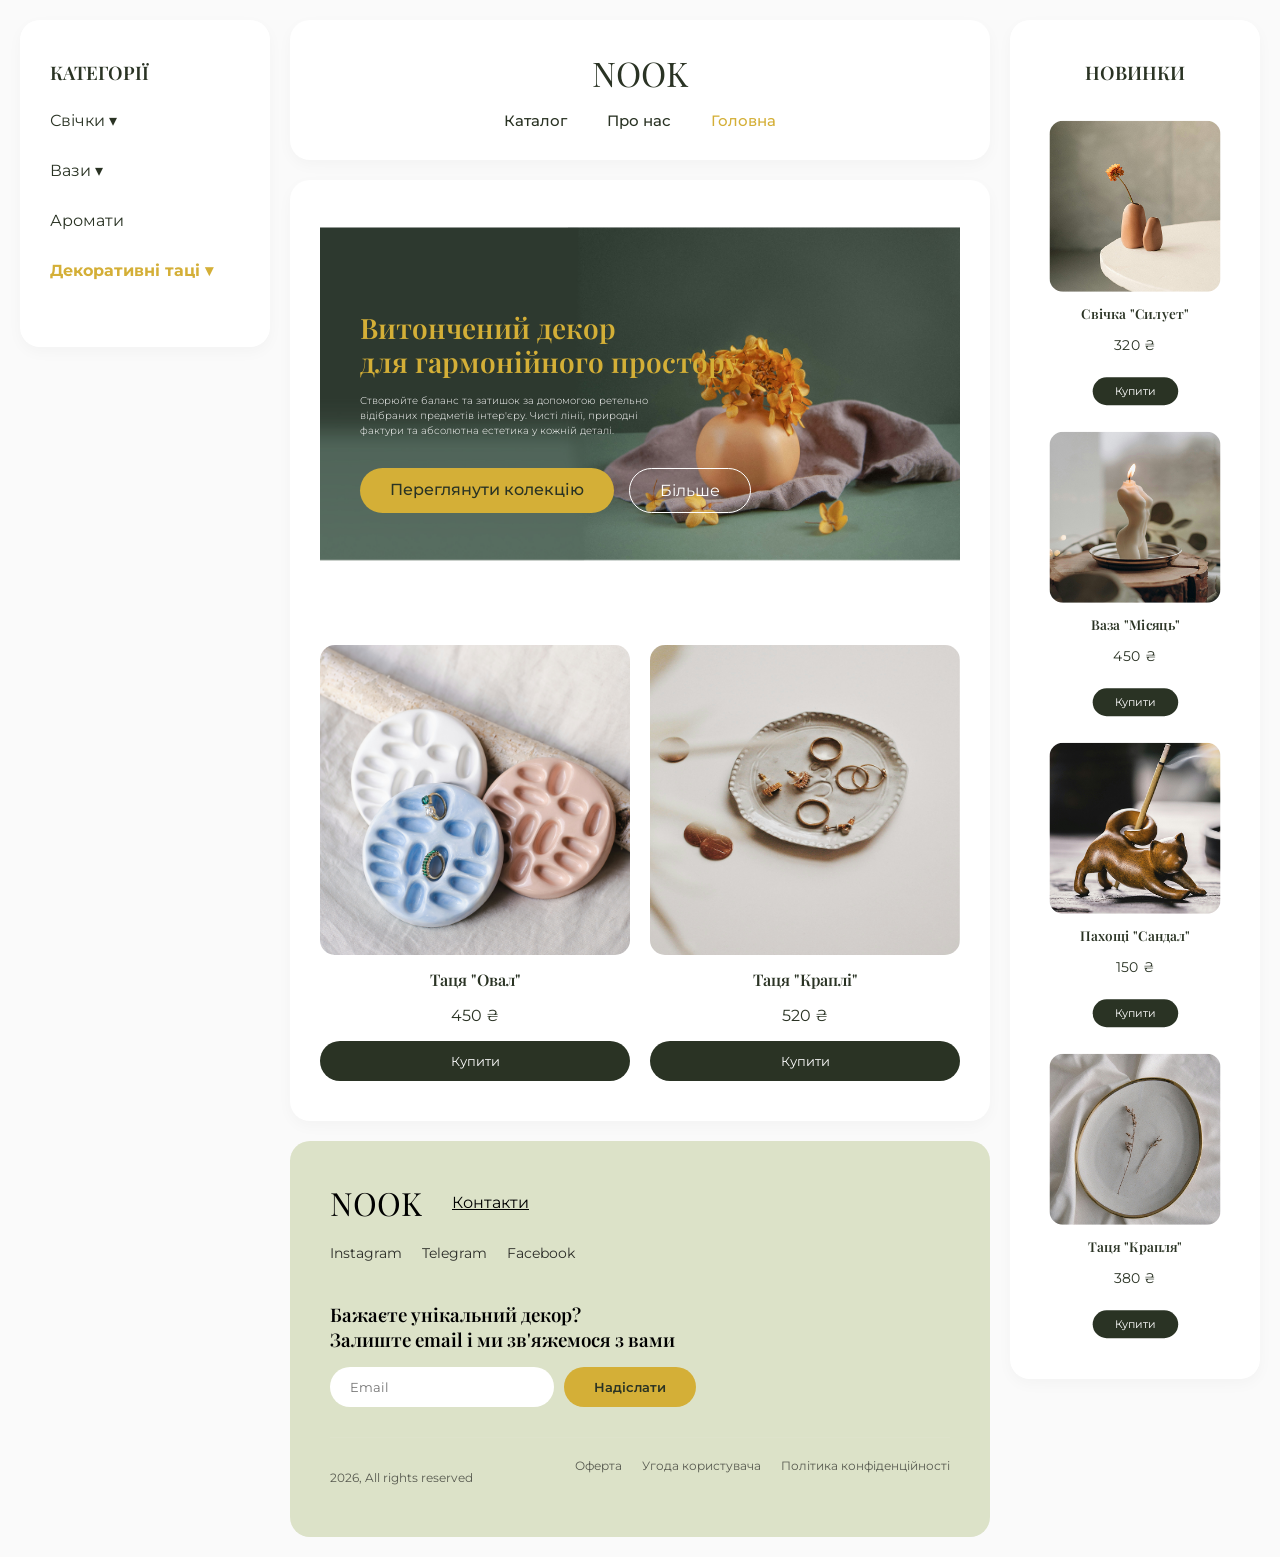
<file: index.html>
<!DOCTYPE html>
<html lang="uk">
<head>
    <meta charset="UTF-8">
    <meta name="viewport" content="width=device-width, initial-scale=1.0"> <title>NOOK</title>
    <link rel="stylesheet" href="style-lab6.css">
</head>
<body>
    <div class="grid-container">
        
        <aside class="grid-sidebar1">
    <h3>КАТЕГОРІЇ</h3>
    <ul class="category-list">
        <li class="has-submenu">Свічки ▾
            <ul class="submenu">
                <li>Скульптурні</li>
                <li>В склі</li>
                <li>Античні</li>
                <li>Ароматичні</li>
                <li>Чайні</li>
                <li>Формові</li>
            </ul>
        </li>
        <li class="has-submenu">Вази ▾
            <ul class="submenu">
                <li>Кераміка</li>
                <li>Скло</li>
                <li>Бетон</li>
                <li>Мінімалізм</li>
                <li>Напільні</li>
            </ul>
        </li>
        <li>Аромати</li>
        <li class="active-category has-submenu">Декоративні таці ▾
            <ul class="submenu">
                <li>Бетонні</li>
                <li>Керамічні</li>
                <li>Дерев'яні</li>
                <li>З мармуру</li>
                <li>З агату</li>
            </ul>
        </li>
    </ul>
</aside>

        <header class="grid-header">
            <div class="logo">NOOK</div>
            <ul class="nav-menu">
                <li><a href="page1.html">Каталог </a></li>
                <li><a href="page2.html">Про нас </a></li>
                <li><a href="page3.html" style="color:#d4af37;">Головна </a></li>
            </ul>
        </header>
        
        <main class="grid-main">
            <div class="hero-banner">
    <img src="images/bg.jpg" alt="Витончений декор" class="hero-img">
    <div class="hero-content">
        <h1>Витончений декор<br>для гармонійного простору</h1>
        <p>Створюйте баланс та затишок за допомогою ретельно<br>відібраних предметів інтер'єру. Чисті лінії, природні<br>фактури та абсолютна естетика у кожній деталі.</p>
        <div class="hero-buttons">
            <a href="page1.html" class="btn-primary">Переглянути колекцію</a>
            <a href="#" class="btn-outline">Більше</a>
        </div>
    </div>
</div>
            
            <div style="display:flex; gap:20px;">
                <div class="product-card" style="flex:1;">
                    <img src="images/stuff4.png" alt="Таця Овал">
                    <h4>Таця "Овал"</h4>
                    <p>450 ₴</p>
                    <button class="btn-buy">Купити</button>
                </div>
                <div class="product-card" style="flex:1;">
                    <img src="images/stuff5.png" alt="Таця Краплі">
                    <h4>Таця "Краплі"</h4>
                    <p>520 ₴</p>
                    <button class="btn-buy">Купити</button>
                </div>
            </div>
        </main>
        
        <aside class="grid-sidebar2">
    <h3 style="text-align: center; margin-bottom: 20px;">НОВИНКИ</h3>

    <div class="product-card">
        <img src="images/item1.jpg" alt="Новинка 1">
        <h4 style="font-size: 15px;">Свічка "Силует"</h4>
        <p>320 ₴</p>
        <button class="btn-buy-small">Купити</button>
    </div>

    <div class="product-card">
        <img src="images/item2.jpg" alt="Новинка 2">
        <h4 style="font-size: 15px;">Ваза "Місяць"</h4>
        <p>450 ₴</p>
        <button class="btn-buy-small">Купити</button>
    </div>

    <div class="product-card">
        <img src="images/item3.jpg" alt="Новинка 3">
        <h4 style="font-size: 15px;">Пахощі "Сандал"</h4>
        <p>150 ₴</p>
        <button class="btn-buy-small">Купити</button>
    </div>

    <div class="product-card">
        <img src="images/item4.jpg" alt="Новинка 4">
        <h4 style="font-size: 15px;">Таця "Крапля"</h4>
        <p>380 ₴</p>
        <button class="btn-buy-small">Купити</button>
    </div>

</aside>
        
      <footer class="grid-footer">
            <div class="footer-top">
                <div class="footer-left">
                    <div class="footer-logo-row">
                        <span class="footer-logo">NOOK</span>
                        <a href="#" style="text-decoration: underline;">Контакти</a>
                    </div>
                    <div class="footer-socials">
                        <a href="#">Instagram</a>
                        <a href="#">Telegram</a>
                        <a href="#">Facebook</a>
                    </div>
                </div>
                
                <div class="footer-right">
                    <h3>Бажаєте унікальний декор?<br>Залиште email і ми зв'яжемося з вами</h3>
                    <form class="footer-form">
                        <input type="email" placeholder="Email" required>
                        <button type="submit" class="btn-buy">Надіслати</button>
                    </form>
                </div>
            </div>

            <div class="footer-bottom">
                <p>2026, All rights reserved</p>
                <div class="footer-legal">
                    <a href="#">Оферта</a>
                    <a href="#">Угода користувача</a>
                    <a href="#">Політика конфіденційності</a>
                </div>
            </div>
        </footer>

  

    </div>
</body>
</html>
</file>
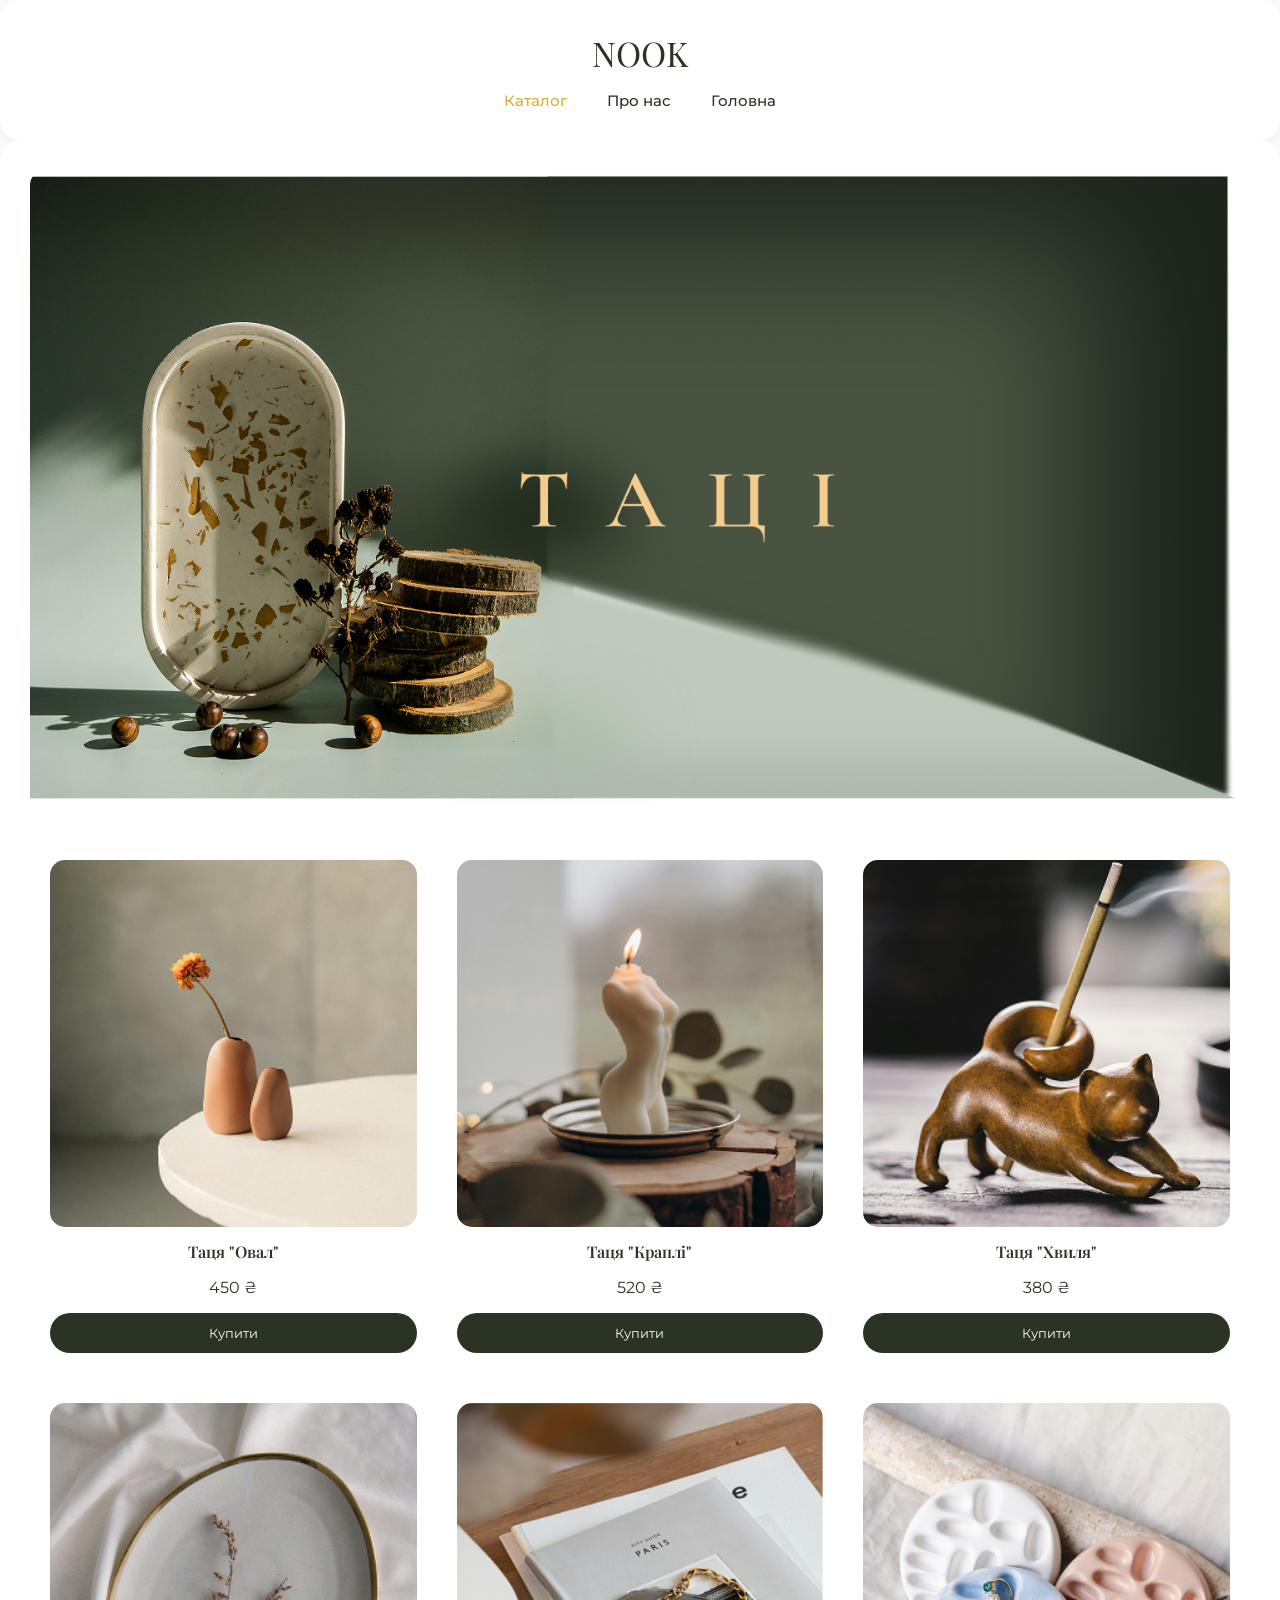
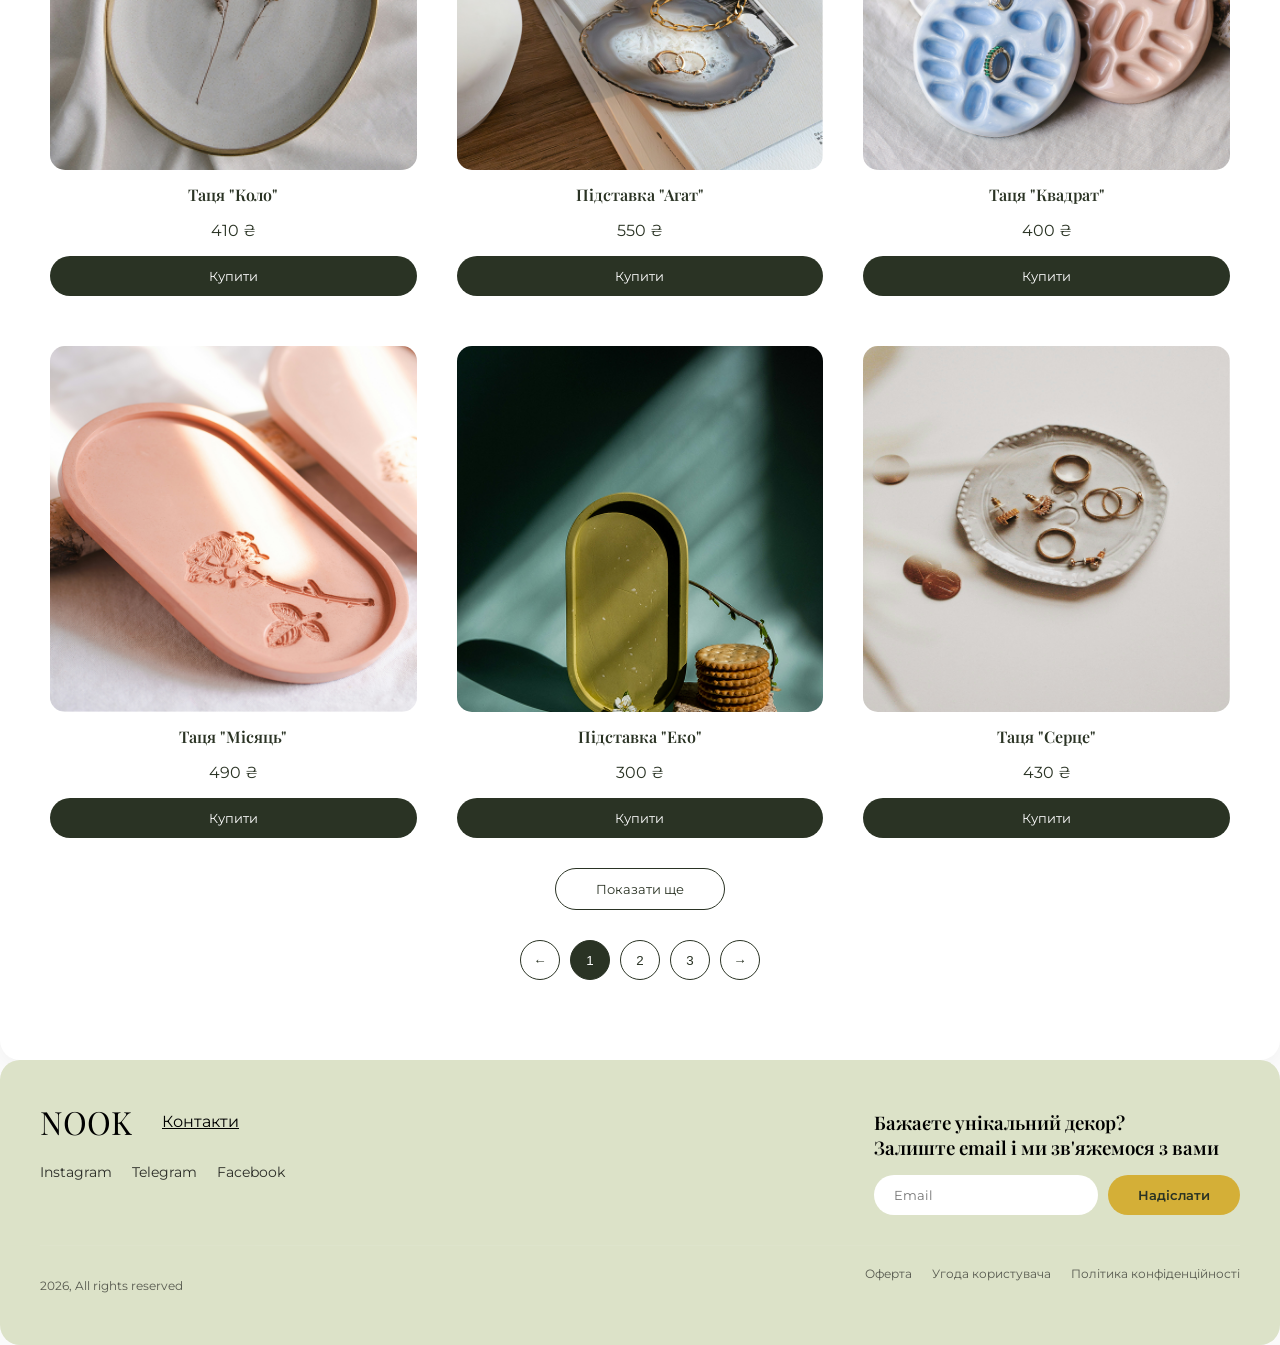
<file: page1.html>
<!DOCTYPE html>
<html lang="uk">
<head>
    <meta charset="UTF-8">
    <meta name="viewport" content="width=device-width, initial-scale=1.0"> <title>NOOK - Каталог </title>
    <link rel="stylesheet" href="style-lab6.css">
</head>
<body class="flex-y-body">
    
    <header>
        <div class="logo">NOOK</div>
        <ul class="nav-menu">
            <li><a href="page1.html" style="color:#d4af37;">Каталог</a></li>
            <li><a href="page2.html">Про нас </a></li>
            <li><a href="page3.html">Головна </a></li>
        </ul>
    </header>
    
    <main class="grid-main">
        
        
            <img src="images/Group 7.png" alt="Банер" class="banner-img">
            
            <div class="products-grid">
                <div class="product-card">
                    <img src="images/item1.jpg" alt="Товар">
                    <h4>Таця "Овал"</h4><p>450 ₴</p>
                    <button class="btn-buy">Купити</button>
                </div>
                <div class="product-card">
                    <img src="images/item2.jpg" alt="Товар">
                    <h4>Таця "Краплі"</h4><p>520 ₴</p>
                    <button class="btn-buy">Купити</button>
                </div>
                <div class="product-card">
                    <img src="images/item3.jpg" alt="Товар">
                    <h4>Таця "Хвиля"</h4><p>380 ₴</p>
                    <button class="btn-buy">Купити</button>
                </div>
                <div class="product-card">
                    <img src="images/item4.jpg" alt="Товар">
                    <h4>Таця "Коло"</h4><p>410 ₴</p>
                    <button class="btn-buy">Купити</button>
                </div>
                <div class="product-card">
                    <img src="images/stuff3.png" alt="Товар">
                    <h4>Підставка "Агат"</h4><p>550 ₴</p>
                    <button class="btn-buy">Купити</button>
                </div>
                <div class="product-card">
                    <img src="images/stuff4.png" alt="Товар">
                    <h4>Таця "Квадрат"</h4><p>400 ₴</p>
                    <button class="btn-buy">Купити</button>
                </div>
                <div class="product-card">
                    <img src="images/stuff7.png" alt="Товар">
                    <h4>Таця "Місяць"</h4><p>490 ₴</p>
                    <button class="btn-buy">Купити</button>
                </div>
                <div class="product-card">
                    <img src="images/stuff2.jpg" alt="Товар">
                    <h4>Підставка "Еко"</h4><p>300 ₴</p>
                    <button class="btn-buy">Купити</button>
                </div>
                <div class="product-card">
                    <img src="images/stuff5.png" alt="Товар">
                    <h4>Таця "Серце"</h4><p>430 ₴</p>
                    <button class="btn-buy">Купити</button>
                </div>
            </div>
        <div class="pagination-container">
            <button class="btn-show-more">Показати ще</button>
            <div class="pagination">
                <button class="page-btn">←</button>
                <button class="page-btn active">1</button>
                <button class="page-btn">2</button>
                <button class="page-btn">3</button>
                <button class="page-btn">→</button>
            </div>
        </div>
    </main>
    
   <footer class="grid-footer">
            <div class="footer-top">
                <div class="footer-left">
                    <div class="footer-logo-row">
                        <span class="footer-logo">NOOK</span>
                        <a href="#" style="text-decoration: underline;">Контакти</a>
                    </div>
                    <div class="footer-socials">
                        <a href="#">Instagram</a>
                        <a href="#">Telegram</a>
                        <a href="#">Facebook</a>
                    </div>
                </div>
                
                <div class="footer-right">
                    <h3>Бажаєте унікальний декор?<br>Залиште email і ми зв'яжемося з вами</h3>
                    <form class="footer-form">
                        <input type="email" placeholder="Email" required>
                        <button type="submit" class="btn-buy">Надіслати</button>
                    </form>
                </div>
            </div>

            <div class="footer-bottom">
                <p>2026, All rights reserved</p>
                <div class="footer-legal">
                    <a href="#">Оферта</a>
                    <a href="#">Угода користувача</a>
                    <a href="#">Політика конфіденційності</a>
                </div>
            </div>
        </footer>

    </div>


</body>
</html>
</file>
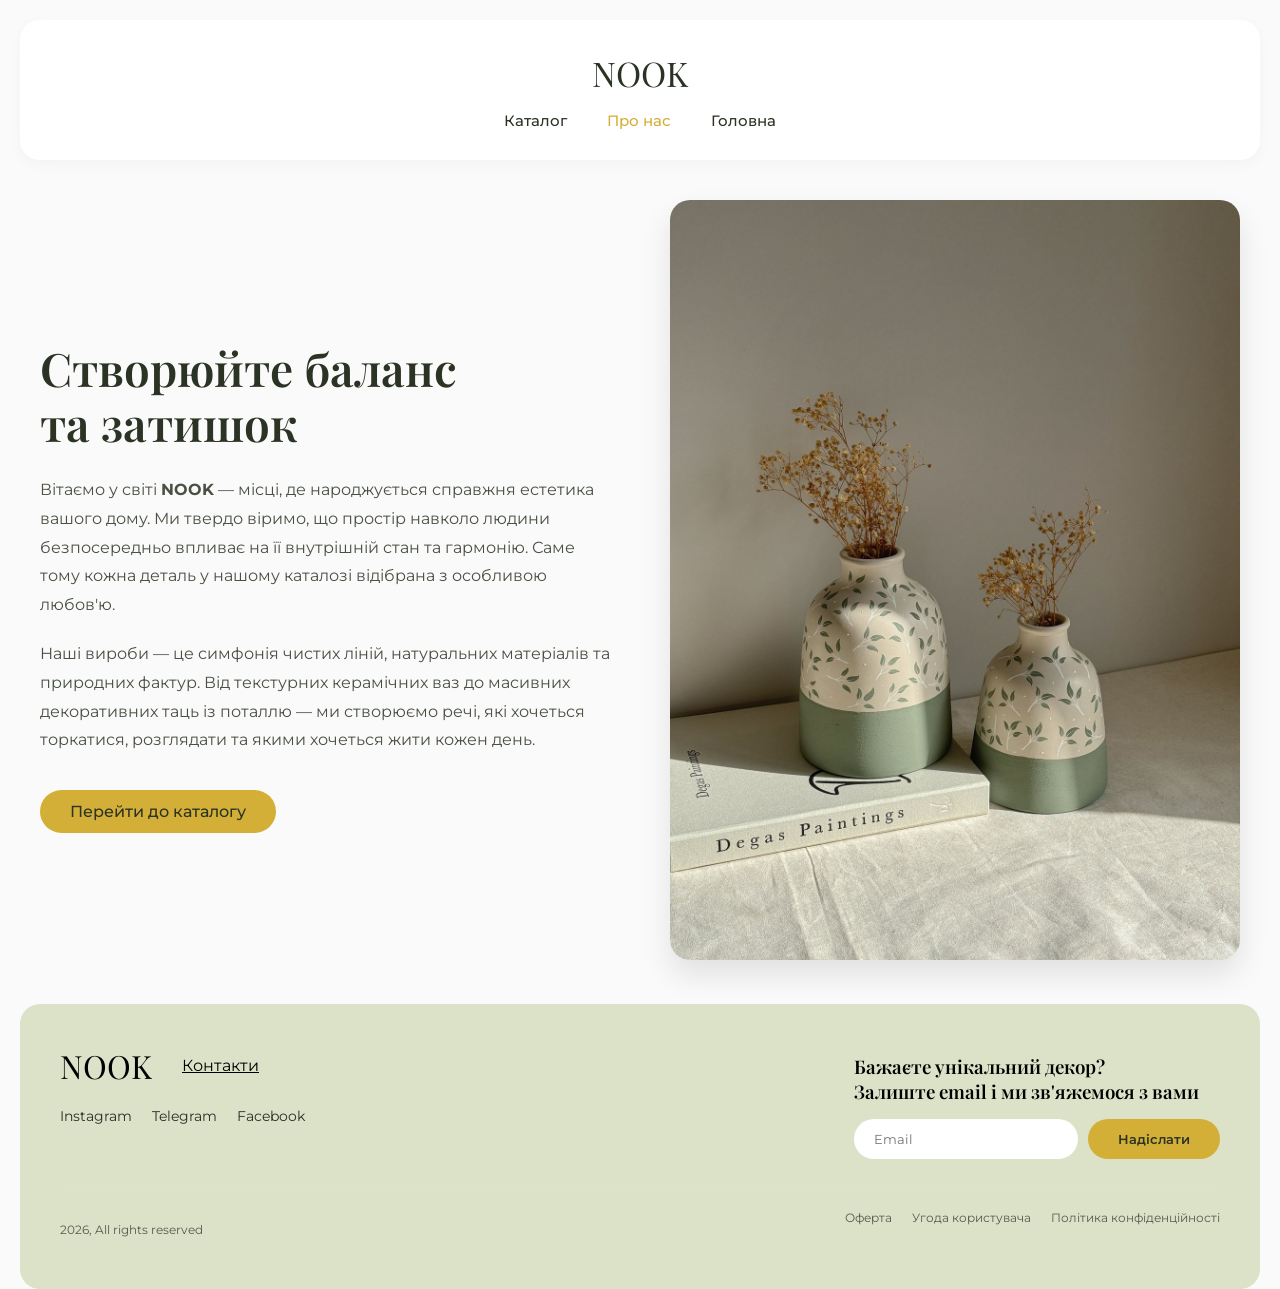
<file: page2.html>
<!DOCTYPE html>
<html lang="uk">
<head>
    <meta charset="UTF-8">
    <meta name="viewport" content="width=device-width, initial-scale=1.0"> <title>NOOK</title>
    <link rel="stylesheet" href="style-lab6.css">
</head>
<body style="padding: 0 20px;">

    <header style="margin-top: 20px;">
        <div class="logo">NOOK</div>
        <ul class="nav-menu">
            <li><a href="page1.html">Каталог </a></li>
            <li><a href="page2.html" style="color:#d4af37;">Про нас </a></li>
            <li><a href="page3.html">Головна</a></li>
        </ul>
    </header>

    <div class="flex-x-wrapper" style="display: flex; gap: 60px; align-items: center; padding: 40px 20px;">

    <main style="flex: 1; background: transparent; box-shadow: none; padding: 0;">
        <h1 style="font-size: 46px; color: #2A3324; margin-bottom: 25px; line-height: 1.2;">Створюйте баланс<br>та затишок</h1>
        <p style="font-size: 16px; line-height: 1.8; margin-bottom: 20px; opacity: 0.85;">
            Вітаємо у світі <strong>NOOK</strong> — місці, де народжується справжня естетика вашого дому. Ми твердо віримо, що простір навколо людини безпосередньо впливає на її внутрішній стан та гармонію. Саме тому кожна деталь у нашому каталозі відібрана з особливою любов'ю.
        </p>
        <p style="font-size: 16px; line-height: 1.8; margin-bottom: 35px; opacity: 0.85;">
            Наші вироби — це симфонія чистих ліній, натуральних матеріалів та природних фактур. Від текстурних керамічних ваз до масивних декоративних таць із поталлю — ми створюємо речі, які хочеться торкатися, розглядати та якими хочеться жити кожен день.
        </p>
        <a href="page1.html" class="btn-primary" style="display: inline-block; text-align: center;">Перейти до каталогу</a>
    </main>

    <aside style="flex: 1; background: transparent; box-shadow: none; padding: 0;">
        <img src="images/p2.png" alt="Естетика NOOK" style="width: 100%; border-radius: 20px; object-fit: cover; box-shadow: 0px 15px 30px rgba(0,0,0,0.1);">
    </aside>

</div>
<footer class="grid-footer">
            <div class="footer-top">
                <div class="footer-left">
                    <div class="footer-logo-row">
                        <span class="footer-logo">NOOK</span>
                        <a href="#" style="text-decoration: underline;">Контакти</a>
                    </div>
                    <div class="footer-socials">
                        <a href="#">Instagram</a>
                        <a href="#">Telegram</a>
                        <a href="#">Facebook</a>
                    </div>
                </div>
                
                <div class="footer-right">
                    <h3>Бажаєте унікальний декор?<br>Залиште email і ми зв'яжемося з вами</h3>
                    <form class="footer-form">
                        <input type="email" placeholder="Email" required>
                        <button type="submit" class="btn-buy">Надіслати</button>
                    </form>
                </div>
            </div>

            <div class="footer-bottom">
                <p>2026, All rights reserved</p>
                <div class="footer-legal">
                    <a href="#">Оферта</a>
                    <a href="#">Угода користувача</a>
                    <a href="#">Політика конфіденційності</a>
                </div>
            </div>
        </footer>

    </div>

</body>
</html>
</file>
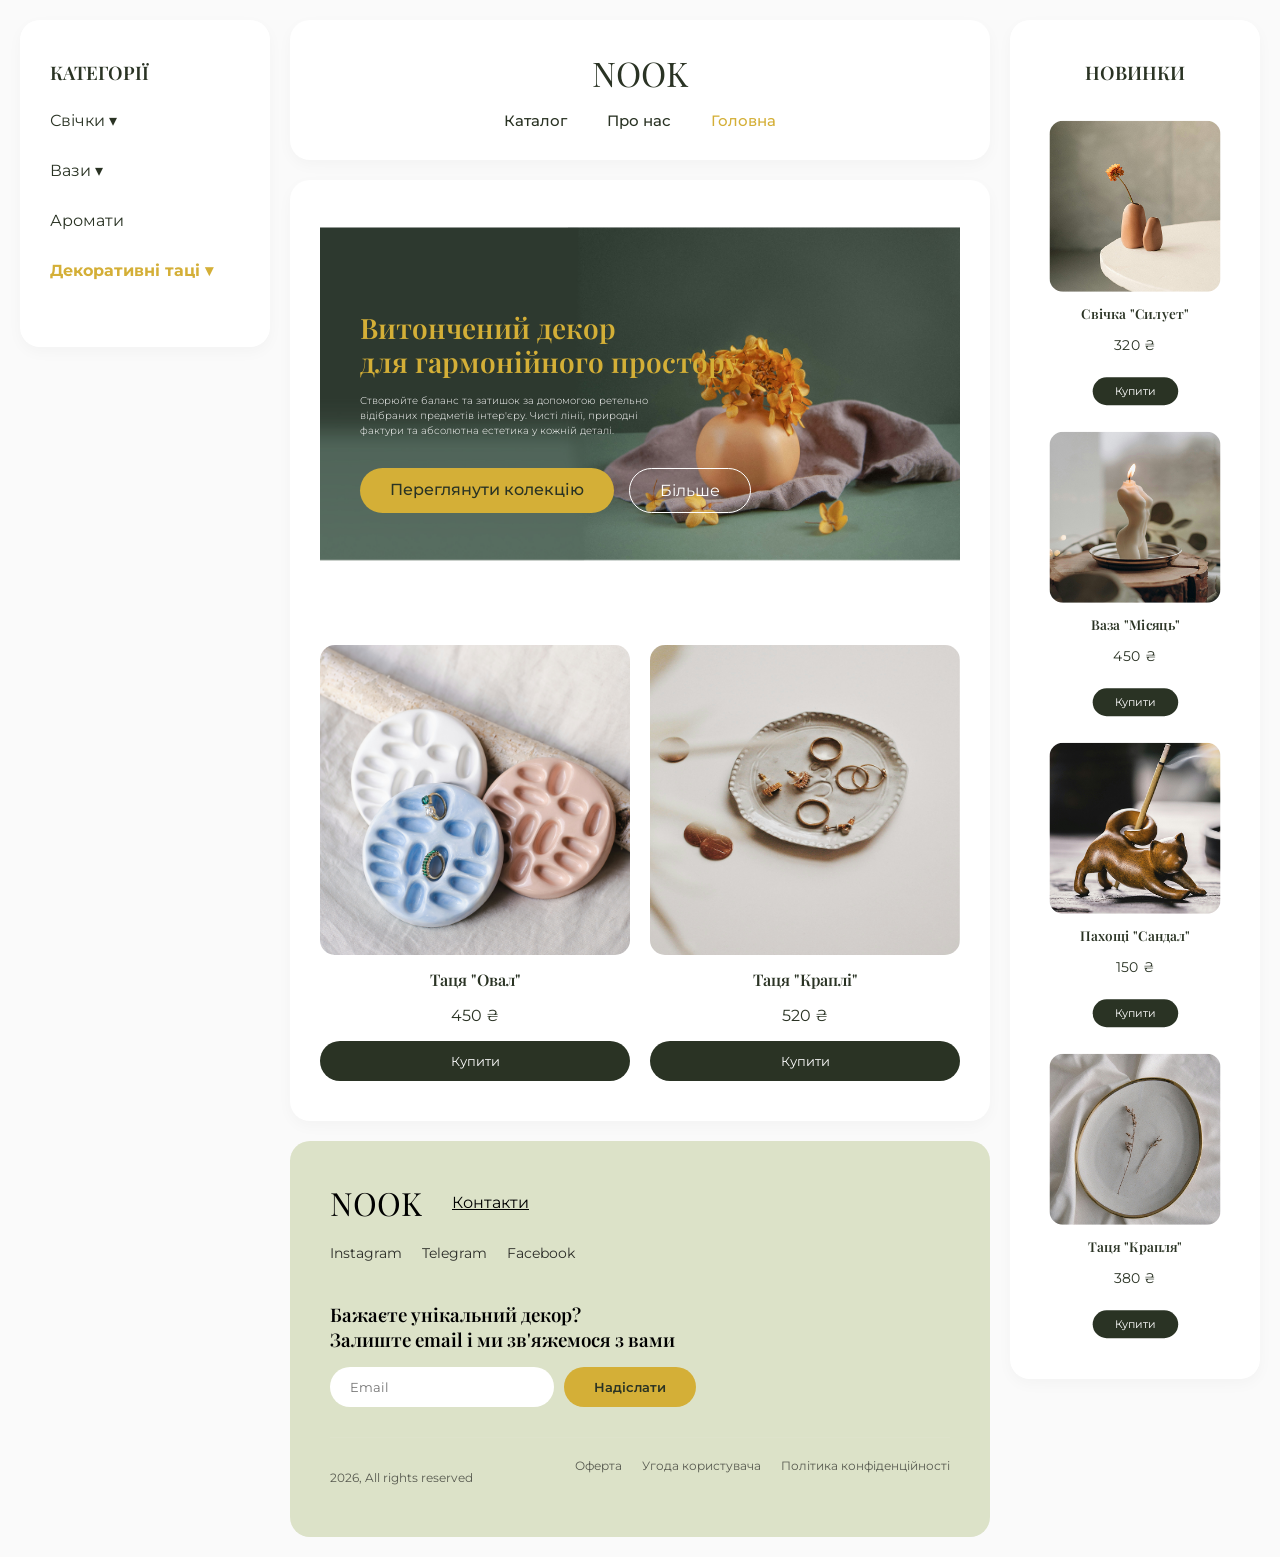
<file: page3.html>
<!DOCTYPE html>
<html lang="uk">
<head>
    <meta charset="UTF-8">
    <title>NOOK - Головна (Grid)</title>
    <link rel="stylesheet" href="style-lab6.css">
</head>
<body>
    <div class="grid-container">
        
        <aside class="grid-sidebar1">
    <h3>КАТЕГОРІЇ</h3>
    <ul class="category-list">
        <li class="has-submenu">Свічки ▾
            <ul class="submenu">
                <li>Скульптурні</li>
                <li>В склі</li>
                <li>Античні</li>
                <li>Ароматичні</li>
                <li>Чайні</li>
                <li>Формові</li>
            </ul>
        </li>
        <li class="has-submenu">Вази ▾
            <ul class="submenu">
                <li>Кераміка</li>
                <li>Скло</li>
                <li>Бетон</li>
                <li>Мінімалізм</li>
                <li>Напільні</li>
            </ul>
        </li>
        <li>Аромати</li>
        <li class="active-category has-submenu">Декоративні таці ▾
            <ul class="submenu">
                <li>Бетонні</li>
                <li>Керамічні</li>
                <li>Дерев'яні</li>
                <li>З мармуру</li>
                <li>З агату</li>
            </ul>
        </li>
    </ul>
</aside>

        <header class="grid-header">
            <div class="logo">NOOK</div>
            <ul class="nav-menu">
                <li><a href="page1.html">Каталог </a></li>
                <li><a href="page2.html">Про нас </a></li>
                <li><a href="page3.html" style="color:#d4af37;">Головна </a></li>
            </ul>
        </header>
        
        <main class="grid-main">
            <div class="hero-banner">
    <img src="images/bg.jpg" alt="Витончений декор" class="hero-img">
    <div class="hero-content">
        <h1>Витончений декор<br>для гармонійного простору</h1>
        <p>Створюйте баланс та затишок за допомогою ретельно<br>відібраних предметів інтер'єру. Чисті лінії, природні<br>фактури та абсолютна естетика у кожній деталі.</p>
        <div class="hero-buttons">
            <a href="page1.html" class="btn-primary">Переглянути колекцію</a>
            <a href="#" class="btn-outline">Більше</a>
        </div>
    </div>
</div>
            
            <div style="display:flex; gap:20px;">
                <div class="product-card" style="flex:1;">
                    <img src="images/stuff4.png" alt="Таця Овал">
                    <h4>Таця "Овал"</h4>
                    <p>450 ₴</p>
                    <button class="btn-buy">Купити</button>
                </div>
                <div class="product-card" style="flex:1;">
                    <img src="images/stuff5.png" alt="Таця Краплі">
                    <h4>Таця "Краплі"</h4>
                    <p>520 ₴</p>
                    <button class="btn-buy">Купити</button>
                </div>
            </div>
        </main>
        
        <aside class="grid-sidebar2">
    <h3 style="text-align: center; margin-bottom: 20px;">НОВИНКИ</h3>

    <div class="product-card">
        <img src="images/item1.jpg" alt="Новинка 1">
        <h4 style="font-size: 15px;">Свічка "Силует"</h4>
        <p>320 ₴</p>
        <button class="btn-buy-small">Купити</button>
    </div>

    <div class="product-card">
        <img src="images/item2.jpg" alt="Новинка 2">
        <h4 style="font-size: 15px;">Ваза "Місяць"</h4>
        <p>450 ₴</p>
        <button class="btn-buy-small">Купити</button>
    </div>

    <div class="product-card">
        <img src="images/item3.jpg" alt="Новинка 3">
        <h4 style="font-size: 15px;">Пахощі "Сандал"</h4>
        <p>150 ₴</p>
        <button class="btn-buy-small">Купити</button>
    </div>

    <div class="product-card">
        <img src="images/item4.jpg" alt="Новинка 4">
        <h4 style="font-size: 15px;">Таця "Крапля"</h4>
        <p>380 ₴</p>
        <button class="btn-buy-small">Купити</button>
    </div>

</aside>
        
      <footer class="grid-footer">
            <div class="footer-top">
                <div class="footer-left">
                    <div class="footer-logo-row">
                        <span class="footer-logo">NOOK</span>
                        <a href="#" style="text-decoration: underline;">Контакти</a>
                    </div>
                    <div class="footer-socials">
                        <a href="#">Instagram</a>
                        <a href="#">Telegram</a>
                        <a href="#">Facebook</a>
                    </div>
                </div>
                
                <div class="footer-right">
                    <h3>Бажаєте унікальний декор?<br>Залиште email і ми зв'яжемося з вами</h3>
                    <form class="footer-form">
                        <input type="email" placeholder="Email" required>
                        <button type="submit" class="btn-buy">Надіслати</button>
                    </form>
                </div>
            </div>

            <div class="footer-bottom">
                <p>2026, All rights reserved</p>
                <div class="footer-legal">
                    <a href="#">Оферта</a>
                    <a href="#">Угода користувача</a>
                    <a href="#">Політика конфіденційності</a>
                </div>
            </div>
        </footer>

  

    </div>
</body>
</html>
</file>
<file: style-lab6.css>
@import url('https://fonts.googleapis.com/css2?family=Playfair+Display:ital,wght@0,400;0,600;1,400&family=Montserrat:wght@300;400;500&display=swap');

body {
    margin: 0;
    font-family: 'Montserrat', sans-serif;
    color: #2A3324;
    background-color: #FAFAFA;
}

h1, h2, h3, h4 { font-family: 'Playfair Display', serif; font-weight: 600; margin: 10px 0; }
a { text-decoration: none; color: inherit; transition: 0.3s; }

header, main, aside {
    background-color: #FFFFFF;
    border-radius: 20px;
    padding: 30px;
    box-shadow: 0px 5px 15px rgba(0, 0, 0, 0.03);
}

/* ФІКС БАНЕРА */
.banner-img {
    width: 100%;
    height: auto;
    object-fit: cover;
    border-radius: 15px; /* Заокруглені кути як у блоків */

    /* --- 1. РОБИМО САЙДБАРИ ВУЖЧИМИ ДЛЯ КОМПА --- */
.grid-container {
    display: grid;
    min-height: 100vh;
    gap: 20px;
    padding: 20px;
    /* Було 250px, робимо 220px, щоб центру було легше дихати */
    grid-template-columns: 220px 1fr 220px;
    grid-template-areas:
        "sidebar1 header sidebar2"
        "sidebar1 main sidebar2"
        "sidebar1 footer sidebar2";
}

/* --- 2. БРОНЬОВАНИЙ БАНЕР (ТЕКСТ НІКОЛИ НЕ ПОЛІЗЕ) --- */
.hero-banner {
    position: relative;
    width: 100%;
    border-radius: 25px !important;
    overflow: hidden;
    margin-bottom: 40px;
    display: flex;
    align-items: center;
    min-height: 250px; /* Мінімальна висота, щоб не плющило */
    background-color: #2A3324; /* Заглушка, якщо фото вантажиться */
}

.hero-img {
    position: absolute; /* Картинка стає чисто фоном */
    top: 0; left: 0;
    width: 100%; height: 100%;
    object-fit: cover;
    z-index: 1;
}

.hero-content {
    position: relative;
    z-index: 2; /* Текст завжди поверх картинки */
    padding: 30px;
    width: 100%;
    color: #FFFFFF;
    /* Легке затемнення під текстом, щоб білі букви добре читалися */
    background: linear-gradient(90deg, rgba(42,51,36,0.8) 0%, rgba(42,51,36,0.1) 100%);
}

.hero-content h1 {
    /* Гнучкий шрифт! Мінімум 20px, ідеал 3vw, максимум 38px */
    font-size: clamp(20px, 3vw, 38px); 
    color: #d4af37;
    margin-bottom: 10px;
}

.hero-content p {
    font-size: clamp(12px, 1.5vw, 15px); /* Текст теж гумовий */
    margin-bottom: 20px;
    max-width: 80%; /* Щоб не ліз аж на правий край */
}

/* --- 3. АДАПТИВНІСТЬ (ВМИКАЄТЬСЯ РАНІШЕ!) --- */
/* Тепер все, що вужче за 1100 пікселів, буде відразу ставати в стовпчик */
@media screen and (max-width: 1100px) {
    .grid-container {
        grid-template-columns: 1fr;
        grid-template-areas:
            "header"
            "main"
            "sidebar1"
            "sidebar2"
            "footer";
        padding: 10px;
    }
    
    .grid-sidebar1, .grid-sidebar2 {
        position: static; /* Відключаємо "липкість" */
        width: 100%;
    }

    /* Вимикаємо флекс у меню, щоб воно гарно виглядало на телефоні */
    .nav-menu {
        flex-wrap: wrap;
        gap: 15px;
    }

    .hero-content p {
        max-width: 100%;
    }
}
    margin-bottom: 30px;
    display: block;
}

/* СІТКА НА 9 ТОВАРІВ */
.products-grid {
    display: grid;
    grid-template-columns: repeat(3, 1fr); /* 3 колонки */
    gap: 20px;
}

.product-card { text-align: center; margin-bottom: 10px; }
.product-card img { width: 100%; border-radius: 15px; object-fit: cover; aspect-ratio: 1 / 1; }
.btn-buy {
    background-color: #2A3324; color: #fff; border: none; padding: 12px 30px;
    border-radius: 25px; font-family: 'Montserrat', sans-serif; cursor: pointer;
    transition: 0.3s; width: 100%;
}
.btn-buy:hover { background-color: #d4af37; }

/* ЗЕЛЕНИЙ ФУТЕР (Як на макеті) */
.grid-footer {
    background-color: #DCE2C8;
    color: #000000;
    border-radius: 20px;
    padding: 40px;
}
.footer-top {
    display: flex;
    justify-content: space-between;
    flex-wrap: wrap;
    gap: 30px;
    margin-bottom: 30px;
}
.footer-logo-row { display: flex; align-items: center; gap: 30px; margin-bottom: 20px; }
.footer-logo { font-size: 32px; font-family: 'Playfair Display', serif; }
.footer-socials { display: flex; gap: 20px; font-size: 14px; opacity: 0.8; }
.footer-form { display: flex; gap: 10px; margin-top: 15px; }
.footer-form input {
    padding: 12px 20px; border-radius: 25px; border: none; outline: none; flex: 1;
    font-family: 'Montserrat', sans-serif;
}
.footer-form button {
    background-color: #d4af37; color: #2A3324; font-weight: 600;
}
.footer-form button:hover { background-color: #e4c76d; }
.footer-bottom {
    display: flex; justify-content: space-between; border-top: 1px solid rgba(255,255,255,0.1);
    padding-top: 20px; font-size: 12px; opacity: 0.6;
}
.footer-legal { display: flex; gap: 20px; }

/* Навігація */
.nav-menu { display: flex; justify-content: center; gap: 40px; list-style: none; padding: 0; margin: 15px 0 0 0; font-size: 15px; font-weight: 500; }
.nav-menu a:hover { color: #d4af37; }
.logo { text-align: center; font-size: 34px; font-family: 'Playfair Display', serif; }
.category-list { list-style: none; padding: 0; line-height: 2.5; }
.category-list li { cursor: pointer; transition: all 0.3s ease; }
.category-list li:hover { color: #d4af37; transform: translateX(5px); }
.active-category { color: #d4af37; font-weight: bold; }

/* GRID LAYOUT */
.grid-container {
    display: grid; min-height: 100vh; gap: 20px; padding: 20px;
    grid-template-areas:
        "sidebar1 header sidebar2"
        "sidebar1 main sidebar2"
        "sidebar1 footer sidebar2";
    grid-template-columns: 250px 1fr 250px;
    grid-template-rows: auto 1fr auto;
}
.grid-header { grid-area: header; }
.grid-main { grid-area: main; }
.grid-footer { grid-area: footer; }
.grid-sidebar1 { grid-area: sidebar1; }
.grid-sidebar2 { grid-area: sidebar2; }
/* --- СТИЛІ ДЛЯ БАНЕРА З ТЕКСТОМ --- */
.hero-banner {
    position: relative;
    width: 100%;
    border-radius: 15px;
    overflow: hidden; /* Обрізає все, що вилазить за кути */
    margin-bottom: 40px;
    display: flex;
    align-items: center;
}

.hero-img {
    width: 100%;
    height: auto;
    display: block;
    object-fit: cover;
}

.hero-content {
    position: absolute;
    left: 40px; /* Відступ тексту від лівого краю */
    color: #FFFFFF;
}

.hero-content h1 {
    font-size: 28px;
    color: #d4af37; /* Золотий колір заголовка */
    margin-bottom: 15px;
    line-height: 1.2;
}

.hero-content p {
    font-size: 10px;
    margin-bottom: 30px;
    line-height: 1.5;
    font-weight: 300;
}

.hero-buttons {
    display: flex;
    gap: 15px;
}

.btn-primary {
    background-color: #d4af37;
    color: #2A3324;
    padding: 12px 30px;
    border-radius: 25px;
    font-weight: 500;
}

.btn-outline {
    background-color: transparent;
    color: #FFFFFF;
    border: 1px solid #FFFFFF;
    padding: 12px 30px;
    border-radius: 25px;
}

.btn-primary:hover { background-color: #e4c76d; }
.btn-outline:hover { background-color: rgba(255,255,255,0.2); }
/* --- 1. ЗБІЛЬШУЄМО ВІДСТАНЬ І ЗМЕНШУЄМО КАРТКИ --- */
.products-grid {
    display: grid;
    grid-template-columns: repeat(3, 1fr);
    gap: 40px; /* Збільшили відстань між картками (було 20px) */
    padding: 0 20px;
}

/* --- 2. РОБИМО САЙДБАРИ ЛИПКИМИ --- */
.grid-sidebar1, .grid-sidebar2 {
    position: sticky;
    top: 20px; /* Відступ від верху екрана при скролі */
    height: fit-content; /* Критично важливо, щоб липкість працювала у Grid */
}

/* Щоб 5 карток новинок виглядали акуратно і не були гігантами */
.grid-sidebar2 .product-card {
    transform: scale(0.9); /* Візуально зменшуємо картки в сайдбарі */
    margin-bottom: -5px; /* Підтягуємо їх ближче одна до одної */
}
/* --- 1. ВИПАДАЮЧЕ МЕНЮ В САЙДБАРІ --- */
.category-list > li {
    position: relative;
    padding-bottom: 10px;
}
.submenu {
    display: none; /* Ховаємо підменю */
    list-style: none;
    padding-left: 15px;
    margin-top: 10px;
    font-size: 13px;
    line-height: 2.2;
    opacity: 0.8;
}
/* При наведенні на категорію - показуємо підменю */
.has-submenu:hover .submenu {
    display: block;
}
.submenu li:hover { color: #d4af37; transform: translateX(5px); transition: 0.3s; }

/* --- 2. КНОПКИ "КУПИТИ" В НОВИНКАХ --- */
.btn-buy-small {
    background-color: #2A3324;
    color: #fff;
    border: none;
    padding: 8px 25px;
    border-radius: 20px;
    font-size: 12px;
    cursor: pointer;
    transition: 0.3s;
    margin-top: 10px;
    font-family: 'Montserrat', sans-serif;
}
.btn-buy-small:hover { background-color: #d4af37; }

/* --- 3. ЗМЕНШЕННЯ КАРТОК І ВІДСТУПИ В КАТАЛОЗІ --- */
.catalog-wrapper {
    padding: 0 80px; /* Робимо великі відступи по боках */
    max-width: 1200px;
    margin: 0 auto;
}
.catalog-wrapper .products-grid {
    gap: 50px; /* Збільшуємо відстань між товарами */
}
.catalog-wrapper .product-card {
    transform: scale(0.9); /* Зменшуємо самі картки на 10% */
}

/* --- 4. КНОПКА "ЩЕ" ТА ПАГІНАЦІЯ (1, 2, 3) --- */
.pagination-container {
    text-align: center;
    margin-top: 20px;
    margin-bottom: 50px;
}
.btn-show-more {
    background-color: transparent;
    border: 1px solid #2A3324;
    color: #2A3324;
    padding: 12px 40px;
    border-radius: 25px;
    cursor: pointer;
    transition: 0.3s;
    font-family: 'Montserrat', sans-serif;
    margin-bottom: 30px;
}
.btn-show-more:hover { background-color: #d4af37; border-color: #d4af37; color: #fff; }

.pagination {
    display: flex;
    justify-content: center;
    gap: 10px;
}
.page-btn {
    width: 40px; height: 40px;
    border: 1px solid #2A3324;
    border-radius: 50%;
    background: transparent;
    color: #2A3324;
    cursor: pointer;
    transition: 0.3s;
}
.page-btn.active, .page-btn:hover { background-color: #2A3324; color: #fff; }

/* --- 5. ЖОРСТКЕ ЗАОКРУГЛЕН
/* ========================================= */
/* ПОРЯТУНОК ДЛЯ МОБІЛКИ (АДАПТИВНІСТЬ)      */
/* ========================================= */
@media screen and (max-width: 900px) {
    /* 1. Ламаємо 3 колонки і ставимо все в один стовпець */
    .grid-container {
        grid-template-areas: 
            "header" 
            "main" 
            "sidebar1" 
            "sidebar2" 
            "footer";
        grid-template-columns: 1fr; /* Одна колонка на всю ширину */
        padding: 10px;
    }

    /* 2. Вимикаємо "липкість" сайдбарів на телефоні */
    .grid-sidebar1, .grid-sidebar2 {
        position: static;
        width: 100%;
    }

    /* 3. Рятуємо банер (зменшуємо текст і відступи) */
    .hero-content {
        left: 20px;
        right: 20px;
    }
    .hero-content h1 {
        font-size: 22px; /* Менший заголовок */
        margin-bottom: 10px;
    }
    .hero-content p {
        font-size: 11px; /* Менший опис */
        margin-bottom: 15px;
    }
    .btn-primary, .btn-outline {
        padding: 8px 15px;
        font-size: 12px;
    }

    /* 4. Рятуємо каталог (робимо по 2 товари в ряд, а не 3) */
    .catalog-wrapper {
        padding: 0 10px; 
    }
    .products-grid {
        grid-template-columns: repeat(2, 1fr); 
        gap: 15px;
    }

    /* 5. Футер робимо стовпчиком */
    .footer-top {
        flex-direction: column;
        gap: 20px;
    }
}

/* Якщо екран зовсім вузький (менше 500px) */
@media screen and (max-width: 500px) {
    .products-grid {
        grid-template-columns: 1fr; /* По 1 товару в ряд */
    }
    .hero-buttons {
        flex-direction: column; /* Кнопки на банері одна під одною */
    }
}
</file>
